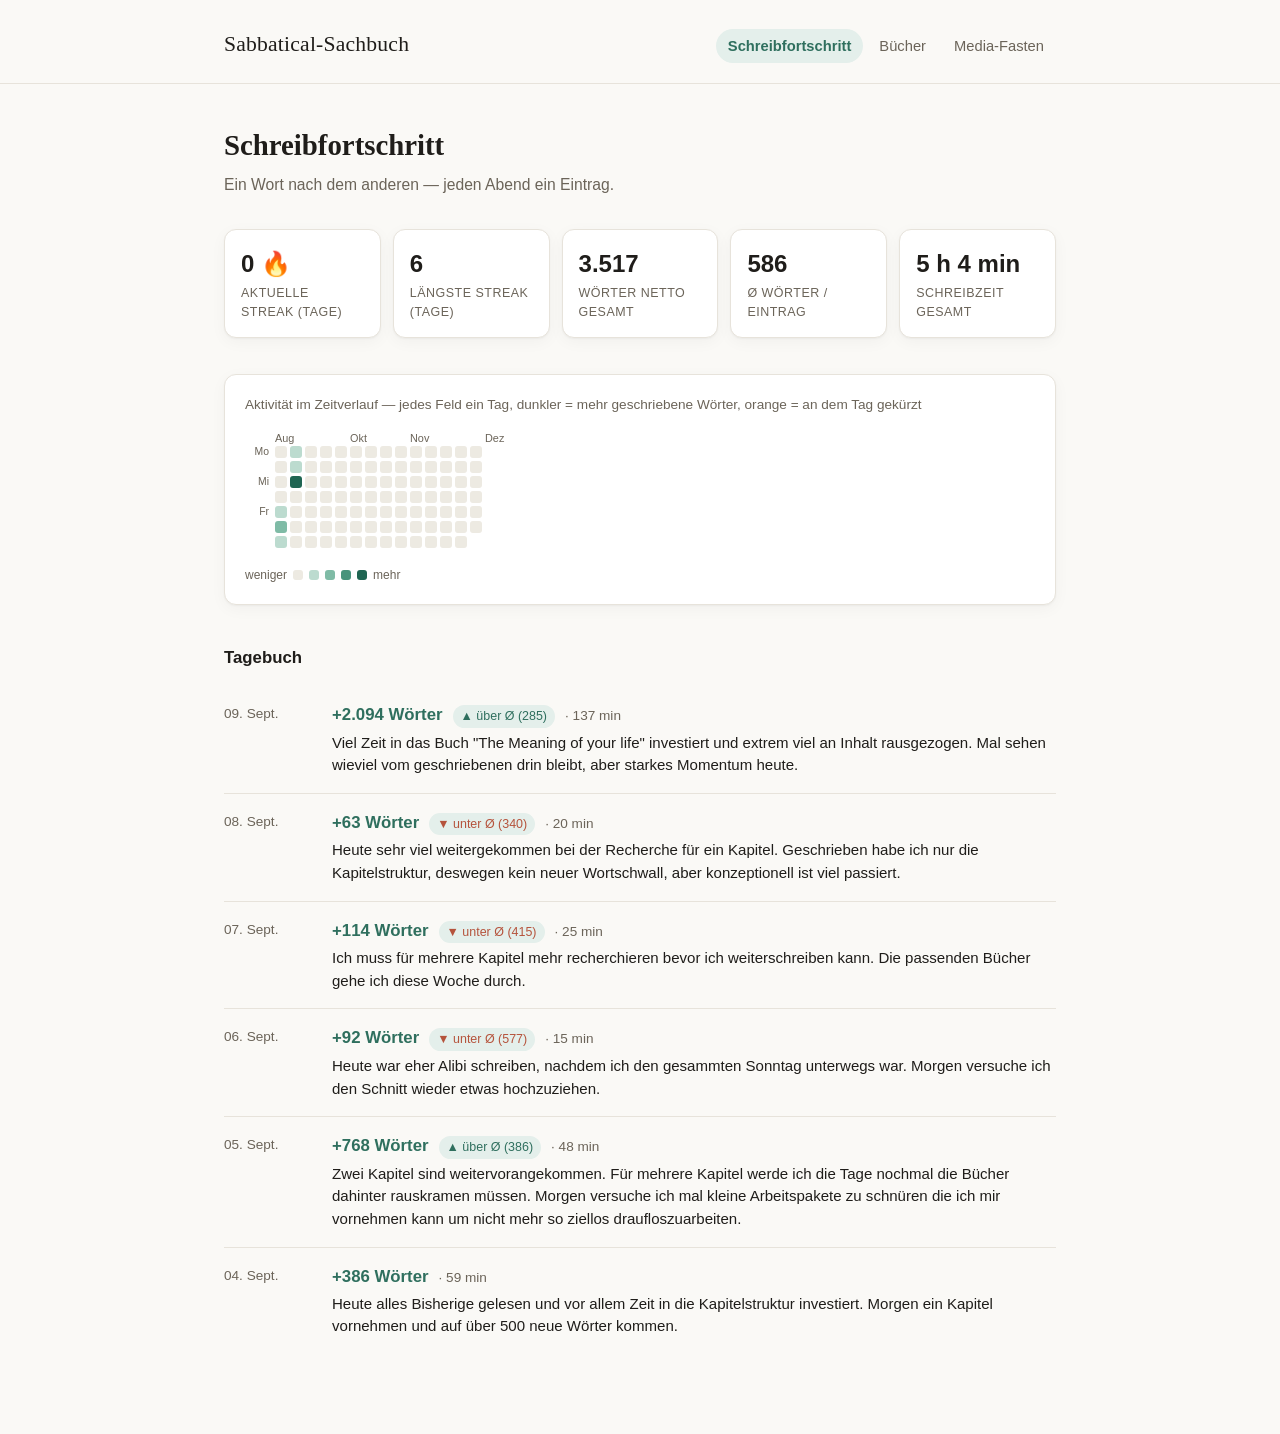
<file: index.html>
<!DOCTYPE html>
<html lang="de">
<head>
  <meta charset="UTF-8" />
  <meta name="viewport" content="width=device-width, initial-scale=1.0" />
  <title>Sabbatical-Sachbuch — Schreibfortschritt</title>
  <link rel="icon" href="data:image/svg+xml,%3Csvg xmlns='http://www.w3.org/2000/svg' viewBox='0 0 100 100'%3E%3Ctext y='.9em' font-size='90'%3E%F0%9F%93%96%3C/text%3E%3C/svg%3E" />
  <link rel="stylesheet" href="assets/style.css" />
</head>
<body>
  <header class="site">
    <div class="site-inner">
      <a class="brand" href="index.html">Sabbatical-Sachbuch</a>
      <nav class="site-nav">
        <a href="index.html" class="active">Schreibfortschritt</a>
        <a href="books.html">Bücher</a>
        <a href="media-fasten.html">Media-Fasten</a>
      </nav>
    </div>
  </header>

  <main class="wrap">
    <h1 class="page-title">Schreibfortschritt</h1>
    <p class="page-sub">Ein Wort nach dem anderen — jeden Abend ein Eintrag.</p>

    <div id="stats" class="stats"></div>

    <div class="heatmap-card">
      <div class="heatmap-title">Aktivität im Zeitverlauf — jedes Feld ein Tag, dunkler = mehr geschriebene Wörter, orange = an dem Tag gekürzt</div>
      <div class="heatmap-scroll">
        <div class="heatmap-container">
          <div id="heatmap-months" class="heatmap-months"></div>
          <div class="heatmap-body">
            <div id="heatmap-weekdays" class="heatmap-weekdays"></div>
            <div id="heatmap-grid" class="heatmap-grid"></div>
          </div>
        </div>
      </div>
      <div class="heatmap-legend">
        weniger
        <span class="heatmap-cell" style="background: var(--scale-0)"></span>
        <span class="heatmap-cell" style="background: var(--scale-1)"></span>
        <span class="heatmap-cell" style="background: var(--scale-2)"></span>
        <span class="heatmap-cell" style="background: var(--scale-3)"></span>
        <span class="heatmap-cell" style="background: var(--scale-4)"></span>
        mehr
      </div>
    </div>

    <h2 class="feed-title">Tagebuch</h2>
    <div id="feed"></div>
  </main>

  <script src="assets/tracker.js"></script>
</body>
</html>
</file>
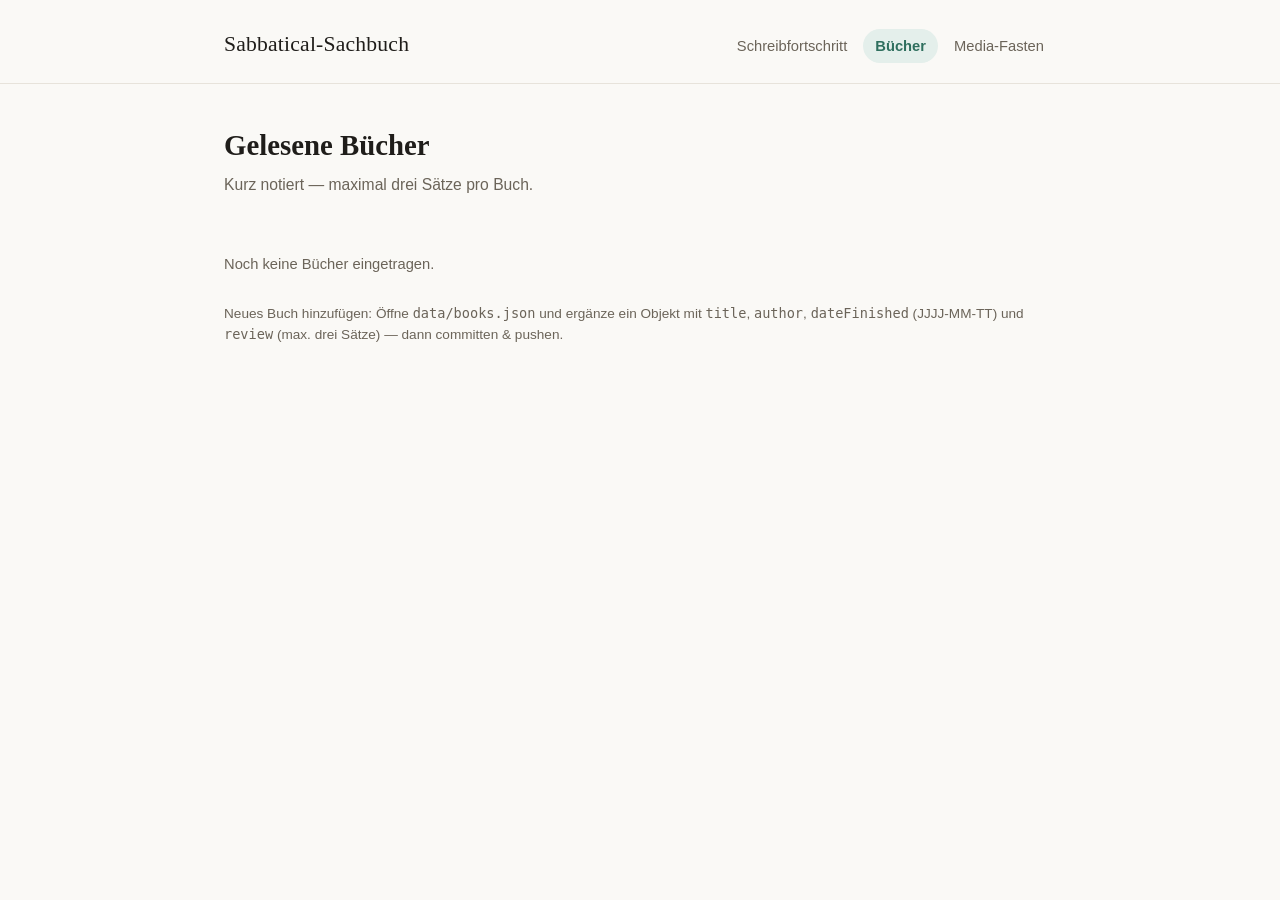
<file: books.html>
<!DOCTYPE html>
<html lang="de">
<head>
  <meta charset="UTF-8" />
  <meta name="viewport" content="width=device-width, initial-scale=1.0" />
  <title>Sabbatical-Sachbuch — Bücher</title>
  <link rel="icon" href="data:image/svg+xml,%3Csvg xmlns='http://www.w3.org/2000/svg' viewBox='0 0 100 100'%3E%3Ctext y='.9em' font-size='90'%3E%F0%9F%93%96%3C/text%3E%3C/svg%3E" />
  <link rel="stylesheet" href="assets/style.css" />
</head>
<body>
  <header class="site">
    <div class="site-inner">
      <a class="brand" href="index.html">Sabbatical-Sachbuch</a>
      <nav class="site-nav">
        <a href="index.html">Schreibfortschritt</a>
        <a href="books.html" class="active">Bücher</a>
        <a href="media-fasten.html">Media-Fasten</a>
      </nav>
    </div>
  </header>

  <main class="wrap">
    <h1 class="page-title">Gelesene Bücher</h1>
    <p class="page-sub">Kurz notiert — maximal drei Sätze pro Buch.</p>

    <div id="book-list"></div>

    <p class="helper-text">
      Neues Buch hinzufügen: Öffne
      <code>data/books.json</code> und ergänze ein Objekt mit
      <code>title</code>, <code>author</code>, <code>dateFinished</code> (JJJJ-MM-TT) und
      <code>review</code> (max. drei Sätze) — dann committen &amp; pushen.
    </p>
  </main>

  <script src="assets/books.js"></script>
</body>
</html>
</file>
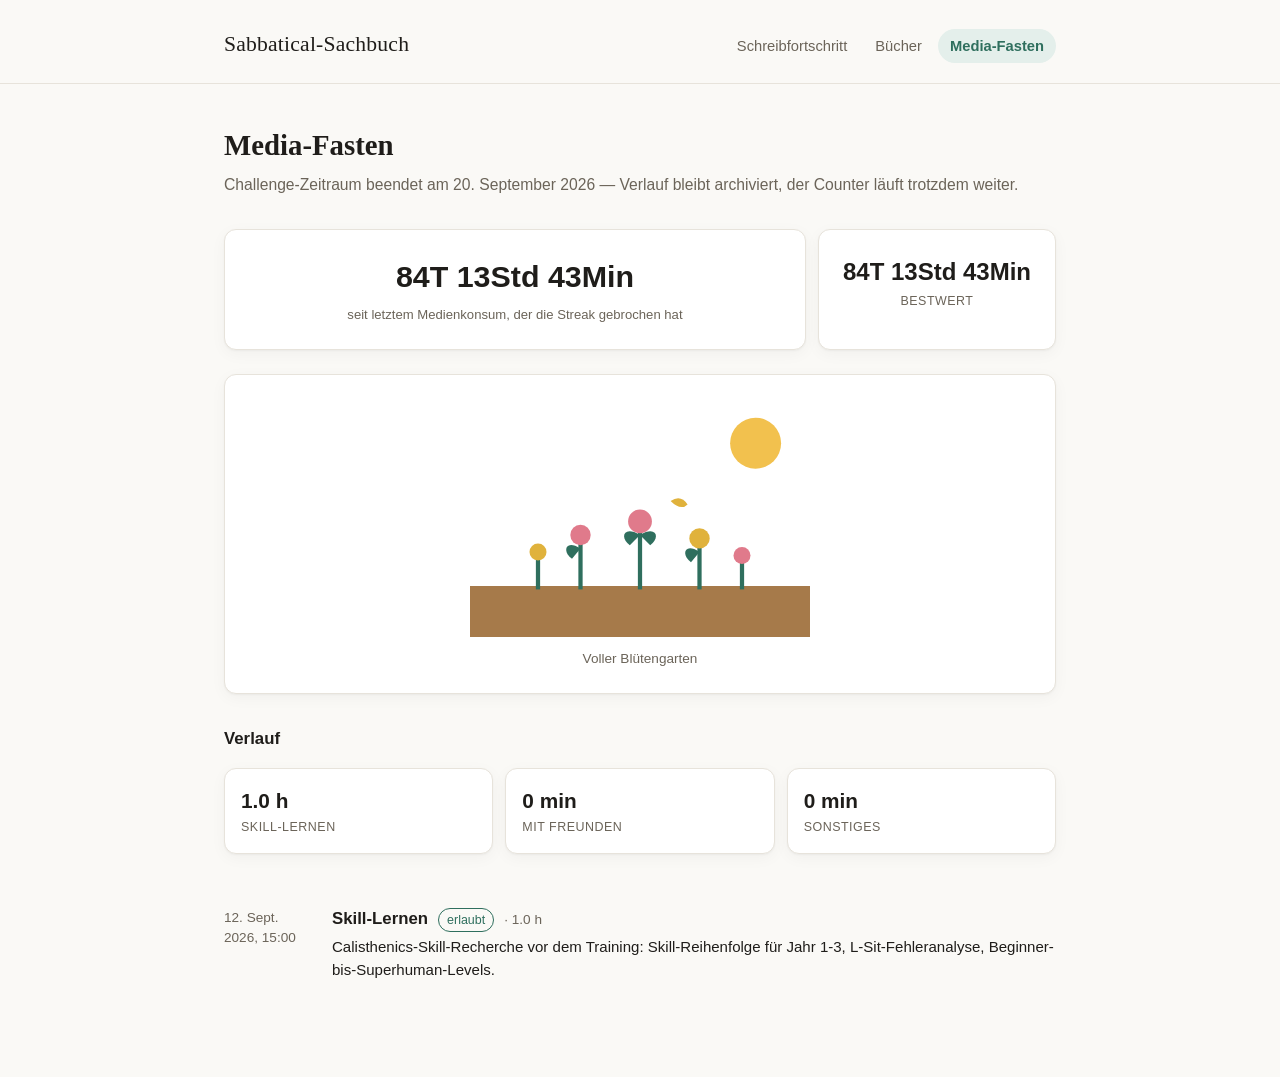
<file: media-fasten.html>
<!DOCTYPE html>
<html lang="de">
<head>
  <meta charset="UTF-8" />
  <meta name="viewport" content="width=device-width, initial-scale=1.0" />
  <title>Sabbatical-Sachbuch — Media-Fasten</title>
  <link rel="icon" href="data:image/svg+xml,%3Csvg xmlns='http://www.w3.org/2000/svg' viewBox='0 0 100 100'%3E%3Ctext y='.9em' font-size='90'%3E%F0%9F%93%96%3C/text%3E%3C/svg%3E" />
  <link rel="stylesheet" href="assets/style.css" />
</head>
<body>
  <header class="site">
    <div class="site-inner">
      <a class="brand" href="index.html">Sabbatical-Sachbuch</a>
      <nav class="site-nav">
        <a href="index.html">Schreibfortschritt</a>
        <a href="books.html">Bücher</a>
        <a href="media-fasten.html" class="active">Media-Fasten</a>
      </nav>
    </div>
  </header>

  <main class="wrap">
    <h1 class="page-title">Media-Fasten</h1>
    <p class="page-sub" id="challenge-sub">Challenge läuft …</p>

    <div class="fast-hero">
      <div class="fast-timer">
        <div class="fast-timer-value" id="live-counter">–</div>
        <div class="fast-timer-label">seit letztem Medienkonsum, der die Streak gebrochen hat</div>
      </div>
      <div class="fast-best">
        <div class="stat-value" id="best-streak">–</div>
        <div class="stat-label">Bestwert</div>
      </div>
    </div>

    <div class="garden-card">
      <div id="garden" class="garden">
        <svg viewBox="0 0 200 140" role="img" aria-labelledby="garden-caption">
          <!-- Kahler Boden -->
          <g class="garden-stage" data-stage="0">
            <rect x="0" y="110" width="200" height="30" class="g-soil" />
            <circle cx="40" cy="122" r="3" class="g-pebble" />
            <circle cx="130" cy="128" r="2.5" class="g-pebble" />
            <circle cx="90" cy="120" r="2" class="g-pebble" />
          </g>

          <!-- Sprössling -->
          <g class="garden-stage" data-stage="1">
            <rect x="0" y="110" width="200" height="30" class="g-soil" />
            <path d="M100 112 L100 98" class="g-stem" />
            <path d="M100 100 C 94 96, 92 100, 96 104" class="g-leaf" />
            <path d="M100 100 C 106 96, 108 100, 104 104" class="g-leaf" />
          </g>

          <!-- Junge Pflanze -->
          <g class="garden-stage" data-stage="2">
            <rect x="0" y="110" width="200" height="30" class="g-soil-2" />
            <path d="M100 112 L100 88" class="g-stem" />
            <path d="M100 94 C 90 88, 88 96, 94 100" class="g-leaf" />
            <path d="M100 94 C 110 88, 112 96, 106 100" class="g-leaf" />
            <path d="M100 100 C 92 98, 90 104, 96 106" class="g-leaf" />
            <path d="M100 100 C 108 98, 110 104, 104 106" class="g-leaf" />
          </g>

          <!-- Kleiner Garten -->
          <g class="garden-stage" data-stage="3">
            <rect x="0" y="110" width="200" height="30" class="g-soil-2" />
            <path d="M70 112 L70 92" class="g-stem" />
            <path d="M70 96 C 62 92, 62 100, 68 102" class="g-leaf" />
            <path d="M70 96 C 78 92, 78 100, 72 102" class="g-leaf" />
            <path d="M100 112 L100 82" class="g-stem" />
            <path d="M100 88 C 90 82, 88 90, 94 94" class="g-leaf" />
            <path d="M100 88 C 110 82, 112 90, 106 94" class="g-leaf" />
            <path d="M100 96 C 92 94, 90 100, 96 102" class="g-leaf" />
            <path d="M130 112 L130 94" class="g-stem" />
            <path d="M130 98 C 122 94, 122 102, 128 104" class="g-leaf" />
            <path d="M130 98 C 138 94, 138 102, 132 104" class="g-leaf" />
          </g>

          <!-- Blühender Garten -->
          <g class="garden-stage" data-stage="4">
            <circle cx="168" cy="26" r="14" class="g-sun" />
            <rect x="0" y="110" width="200" height="30" class="g-soil-3" />
            <path d="M60 112 L60 88" class="g-stem" />
            <path d="M60 92 C 52 88, 52 96, 58 98" class="g-leaf" />
            <path d="M60 92 C 68 88, 68 96, 62 98" class="g-leaf" />
            <circle cx="60" cy="86" r="5" class="g-flower" />
            <path d="M100 112 L100 78" class="g-stem" />
            <path d="M100 84 C 90 78, 88 86, 94 90" class="g-leaf" />
            <path d="M100 84 C 110 78, 112 86, 106 90" class="g-leaf" />
            <circle cx="100" cy="76" r="6" class="g-flower" />
            <path d="M140 112 L140 90" class="g-stem" />
            <path d="M140 94 C 132 90, 132 98, 138 100" class="g-leaf" />
            <path d="M140 94 C 148 90, 148 98, 142 100" class="g-leaf" />
            <circle cx="140" cy="88" r="5" class="g-flower" />
          </g>

          <!-- Voller Blütengarten -->
          <g class="garden-stage" data-stage="5">
            <circle cx="168" cy="26" r="15" class="g-sun" />
            <rect x="0" y="110" width="200" height="30" class="g-soil-3" />
            <path d="M40 112 L40 92" class="g-stem" />
            <circle cx="40" cy="90" r="5" class="g-flower g-flower-alt" />
            <path d="M65 112 L65 82" class="g-stem" />
            <path d="M65 88 C 56 82, 54 90, 60 94" class="g-leaf" />
            <circle cx="65" cy="80" r="6" class="g-flower" />
            <path d="M100 112 L100 74" class="g-stem" />
            <path d="M100 80 C 90 74, 88 82, 94 86" class="g-leaf" />
            <path d="M100 80 C 110 74, 112 82, 106 86" class="g-leaf" />
            <circle cx="100" cy="72" r="7" class="g-flower" />
            <path d="M135 112 L135 84" class="g-stem" />
            <path d="M135 90 C 126 84, 124 92, 130 96" class="g-leaf" />
            <circle cx="135" cy="82" r="6" class="g-flower g-flower-alt" />
            <path d="M160 112 L160 94" class="g-stem" />
            <circle cx="160" cy="92" r="5" class="g-flower" />
            <path d="M118 60 q6 -4 10 2 q-4 4 -10 -2" class="g-butterfly" />
          </g>

          <!-- Frisch verbrannt -->
          <g class="garden-stage" data-stage="burnt">
            <rect x="0" y="110" width="200" height="30" class="g-ash" />
            <path d="M60 112 L58 100" class="g-char" />
            <path d="M100 112 L102 96" class="g-char" />
            <path d="M140 112 L138 102" class="g-char" />
            <path d="M55 96 q3 -6 -2 -10" class="g-smoke" />
            <path d="M100 90 q3 -6 -2 -10" class="g-smoke" />
            <path d="M143 98 q3 -6 -2 -10" class="g-smoke" />
          </g>
        </svg>
      </div>
      <div class="garden-caption" id="garden-caption">–</div>
    </div>

    <h2 class="feed-title">Verlauf</h2>
    <div id="category-summary" class="stats"></div>
    <div id="fast-history"></div>
  </main>

  <script src="assets/media-fasten.js"></script>
</body>
</html>
</file>
<file: assets/style.css>
/* ---------- Design tokens ---------- */
:root {
  --bg: #faf9f6;
  --bg-elevated: #ffffff;
  --text: #1f1d1a;
  --text-muted: #6b6459;
  --border: #e7e3db;
  --accent: #2f6f5e;
  --accent-soft: #e4efeb;
  --up: #2f6f5e;
  --down: #b5533c;
  --scale-0: #edeae2;
  --scale-1: #bcdbcf;
  --scale-2: #7fbba6;
  --scale-3: #48937c;
  --scale-4: #1f6552;
  --scale-neg: #d9a05b;
  --shadow: 0 1px 2px rgba(31, 29, 26, 0.04), 0 4px 16px rgba(31, 29, 26, 0.04);
  --soil: #c9a06a;
  --soil-2: #b98a5a;
  --soil-3: #a67a4a;
  --ash: #4a4a48;
  --ember: #e2572c;
  --flower: #e07a8b;
  --flower-alt: #e0b23c;
  --sun: #f2c14e;
}

@media (prefers-color-scheme: dark) {
  :root {
    --bg: #16151a;
    --bg-elevated: #1e1d23;
    --text: #eeece6;
    --text-muted: #9a958a;
    --border: #302e33;
    --accent: #5fb79b;
    --accent-soft: #22322c;
    --up: #5fb79b;
    --down: #d97a5f;
    --scale-0: #232128;
    --scale-1: #1f3a32;
    --scale-2: #26533f;
    --scale-3: #2c7757;
    --scale-4: #3fa478;
    --scale-neg: #7a5432;
    --shadow: 0 1px 2px rgba(0, 0, 0, 0.2), 0 4px 16px rgba(0, 0, 0, 0.24);
    --soil: #7a5a38;
    --soil-2: #6b4d2e;
    --soil-3: #5c4226;
    --ash: #2c2b2a;
    --ember: #ff6a3d;
    --flower: #f28fa0;
    --flower-alt: #e8c34c;
    --sun: #ffd873;
  }
}

* { box-sizing: border-box; }

html, body {
  margin: 0;
  padding: 0;
}

body {
  background: var(--bg);
  color: var(--text);
  font-family: -apple-system, BlinkMacSystemFont, "Segoe UI", Roboto, Helvetica, Arial, sans-serif;
  line-height: 1.5;
  -webkit-font-smoothing: antialiased;
}

.wrap {
  max-width: 880px;
  margin: 0 auto;
  padding: 0 24px 80px;
}

/* ---------- Header / nav ---------- */
header.site {
  border-bottom: 1px solid var(--border);
  margin-bottom: 40px;
}

.site-inner {
  max-width: 880px;
  margin: 0 auto;
  padding: 28px 24px 20px;
  display: flex;
  align-items: baseline;
  justify-content: space-between;
  flex-wrap: wrap;
  gap: 12px;
}

.brand {
  font-family: Georgia, "Iowan Old Style", "Times New Roman", serif;
  font-size: 1.35rem;
  letter-spacing: 0.01em;
  text-decoration: none;
  color: var(--text);
}

nav.site-nav {
  display: flex;
  gap: 4px;
}

nav.site-nav a {
  text-decoration: none;
  color: var(--text-muted);
  font-size: 0.92rem;
  padding: 6px 12px;
  border-radius: 999px;
  transition: background 0.15s ease, color 0.15s ease;
}

nav.site-nav a:hover {
  color: var(--text);
  background: var(--accent-soft);
}

nav.site-nav a.active {
  color: var(--accent);
  background: var(--accent-soft);
  font-weight: 600;
}

/* ---------- Page heading ---------- */
h1.page-title {
  font-family: Georgia, "Iowan Old Style", "Times New Roman", serif;
  font-size: 1.8rem;
  margin: 0 0 6px;
}

p.page-sub {
  color: var(--text-muted);
  margin: 0 0 32px;
  font-size: 0.98rem;
}

/* ---------- Stat cards ---------- */
.stats {
  display: grid;
  grid-template-columns: repeat(auto-fit, minmax(130px, 1fr));
  gap: 12px;
  margin-bottom: 36px;
}

.stat-card {
  background: var(--bg-elevated);
  border: 1px solid var(--border);
  border-radius: 12px;
  padding: 16px 16px;
  box-shadow: var(--shadow);
}

.stat-value {
  font-size: 1.5rem;
  font-weight: 700;
  font-variant-numeric: tabular-nums;
}

.stat-label {
  color: var(--text-muted);
  font-size: 0.78rem;
  text-transform: uppercase;
  letter-spacing: 0.04em;
  margin-top: 2px;
}

/* ---------- Heatmap ---------- */
.heatmap-card {
  background: var(--bg-elevated);
  border: 1px solid var(--border);
  border-radius: 12px;
  padding: 20px;
  box-shadow: var(--shadow);
  margin-bottom: 40px;
}

.heatmap-title {
  font-size: 0.85rem;
  color: var(--text-muted);
  margin-bottom: 14px;
}

.heatmap-scroll {
  overflow-x: auto;
  padding-bottom: 4px;
}

.heatmap-container {
  width: max-content;
}

.heatmap-months {
  display: grid;
  grid-auto-flow: column;
  gap: 3px;
  margin-left: 30px;
  margin-bottom: 4px;
  height: 12px;
  font-size: 0.68rem;
  color: var(--text-muted);
  white-space: nowrap;
}

.heatmap-body {
  display: flex;
  gap: 6px;
}

.heatmap-weekdays {
  display: grid;
  grid-template-rows: repeat(7, 12px);
  gap: 3px;
  width: 24px;
  font-size: 0.65rem;
  line-height: 12px;
  color: var(--text-muted);
  text-align: right;
}

.heatmap-grid {
  display: grid;
  grid-template-rows: repeat(7, 12px);
  gap: 3px;
  width: max-content;
}

.heatmap-cell {
  width: 12px;
  height: 12px;
  border-radius: 3px;
  background: var(--scale-0);
  cursor: default;
}

.heatmap-legend {
  display: flex;
  align-items: center;
  gap: 6px;
  margin-top: 14px;
  font-size: 0.75rem;
  color: var(--text-muted);
}

.heatmap-legend .heatmap-cell {
  width: 10px;
  height: 10px;
}

/* ---------- Feed ---------- */
.feed-title {
  font-size: 1.05rem;
  margin: 0 0 16px;
}

.entry {
  display: flex;
  gap: 16px;
  padding: 16px 0;
  border-bottom: 1px solid var(--border);
}

.entry:last-child {
  border-bottom: none;
}

.entry-date {
  flex: 0 0 92px;
  color: var(--text-muted);
  font-size: 0.85rem;
  padding-top: 2px;
}

.entry-body {
  flex: 1;
  min-width: 0;
}

.entry-metrics {
  display: flex;
  align-items: baseline;
  gap: 10px;
  flex-wrap: wrap;
  margin-bottom: 4px;
}

.entry-words {
  font-weight: 700;
  font-size: 1.05rem;
  font-variant-numeric: tabular-nums;
}

.entry-words.up { color: var(--up); }
.entry-words.down { color: var(--down); }

.entry-trend {
  font-size: 0.78rem;
  padding: 2px 8px;
  border-radius: 999px;
  background: var(--accent-soft);
  color: var(--text-muted);
}

.entry-trend.up { color: var(--up); }
.entry-trend.down { color: var(--down); }

.entry-minutes {
  color: var(--text-muted);
  font-size: 0.85rem;
}

.entry-note {
  color: var(--text);
  font-size: 0.94rem;
  margin-top: 4px;
}

.empty-state {
  color: var(--text-muted);
  font-size: 0.92rem;
  padding: 24px 0;
}

/* ---------- Books ---------- */
.book-card {
  background: var(--bg-elevated);
  border: 1px solid var(--border);
  border-radius: 12px;
  padding: 20px;
  box-shadow: var(--shadow);
  margin-bottom: 16px;
}

.book-title {
  font-family: Georgia, "Iowan Old Style", "Times New Roman", serif;
  font-size: 1.1rem;
  margin: 0 0 2px;
}

.book-meta {
  color: var(--text-muted);
  font-size: 0.85rem;
  margin-bottom: 10px;
}

.book-review {
  font-size: 0.96rem;
}

/* ---------- Forms ---------- */
.form-card {
  background: var(--bg-elevated);
  border: 1px solid var(--border);
  border-radius: 12px;
  padding: 24px;
  box-shadow: var(--shadow);
  margin-bottom: 24px;
}

.field {
  margin-bottom: 16px;
}

.field label {
  display: block;
  font-size: 0.82rem;
  color: var(--text-muted);
  margin-bottom: 6px;
}

.field-row {
  display: grid;
  grid-template-columns: 1fr 1fr;
  gap: 14px;
}

input, textarea {
  width: 100%;
  padding: 10px 12px;
  border-radius: 8px;
  border: 1px solid var(--border);
  background: var(--bg);
  color: var(--text);
  font-family: inherit;
  font-size: 0.95rem;
}

input:focus, textarea:focus {
  outline: 2px solid var(--accent);
  outline-offset: 1px;
}

textarea {
  resize: vertical;
  min-height: 70px;
}

button {
  font-family: inherit;
  font-size: 0.92rem;
  font-weight: 600;
  padding: 10px 18px;
  border-radius: 8px;
  border: none;
  background: var(--accent);
  color: #fff;
  cursor: pointer;
}

button.secondary {
  background: transparent;
  color: var(--accent);
  border: 1px solid var(--accent);
}

.output-block {
  margin-top: 8px;
}

pre.output {
  background: var(--bg);
  border: 1px solid var(--border);
  border-radius: 8px;
  padding: 14px;
  font-size: 0.85rem;
  overflow-x: auto;
  white-space: pre-wrap;
  word-break: break-word;
}

.helper-text {
  color: var(--text-muted);
  font-size: 0.85rem;
  margin-top: 4px;
}

.steps {
  padding-left: 20px;
}

.steps li {
  margin-bottom: 10px;
}

a.gh-link {
  color: var(--accent);
}

.toast {
  display: inline-block;
  font-size: 0.82rem;
  color: var(--accent);
  margin-left: 10px;
  opacity: 0;
  transition: opacity 0.2s ease;
}

.toast.show {
  opacity: 1;
}

/* ---------- Media-Fasten ---------- */
.fast-hero {
  display: flex;
  gap: 12px;
  flex-wrap: wrap;
  margin-bottom: 24px;
}

.fast-timer {
  flex: 1;
  min-width: 220px;
  background: var(--bg-elevated);
  border: 1px solid var(--border);
  border-radius: 12px;
  padding: 24px;
  box-shadow: var(--shadow);
  text-align: center;
}

.fast-timer-value {
  font-size: 1.9rem;
  font-weight: 700;
  font-variant-numeric: tabular-nums;
}

.fast-timer-label {
  color: var(--text-muted);
  font-size: 0.82rem;
  margin-top: 6px;
}

.fast-best {
  background: var(--bg-elevated);
  border: 1px solid var(--border);
  border-radius: 12px;
  padding: 24px;
  box-shadow: var(--shadow);
  text-align: center;
  min-width: 140px;
}

.garden-card {
  background: var(--bg-elevated);
  border: 1px solid var(--border);
  border-radius: 12px;
  padding: 24px;
  box-shadow: var(--shadow);
  margin-bottom: 32px;
  text-align: center;
}

.garden {
  width: 100%;
  max-width: 340px;
  margin: 0 auto;
  position: relative;
}

.garden svg {
  width: 100%;
  height: auto;
  display: block;
}

.garden-stage {
  opacity: 0;
  transition: opacity 1.1s ease;
}

.garden-caption {
  color: var(--text-muted);
  font-size: 0.85rem;
  margin-top: 12px;
}

.g-soil { fill: var(--soil); }
.g-soil-2 { fill: var(--soil-2); }
.g-soil-3 { fill: var(--soil-3); }
.g-pebble { fill: var(--border); }
.g-stem { stroke: var(--accent); stroke-width: 2.5; fill: none; }
.g-leaf { fill: var(--accent); }
.g-flower { fill: var(--flower); }
.g-flower-alt { fill: var(--flower-alt); }
.g-sun { fill: var(--sun); }
.g-butterfly { fill: var(--flower-alt); }
.g-ash { fill: var(--ash); }
.g-char { stroke: var(--ash); stroke-width: 3; fill: none; }
.g-smoke { stroke: var(--text-muted); stroke-width: 2; fill: none; opacity: 0.6; }

.fast-category-total {
  font-size: 1.3rem;
}

.fast-badge {
  font-size: 0.78rem;
  padding: 2px 8px;
  border-radius: 999px;
  white-space: nowrap;
}

.badge-break {
  background: transparent;
  color: var(--down);
  border: 1px solid var(--down);
}

.badge-ok {
  background: transparent;
  color: var(--up);
  border: 1px solid var(--up);
}
</file>
